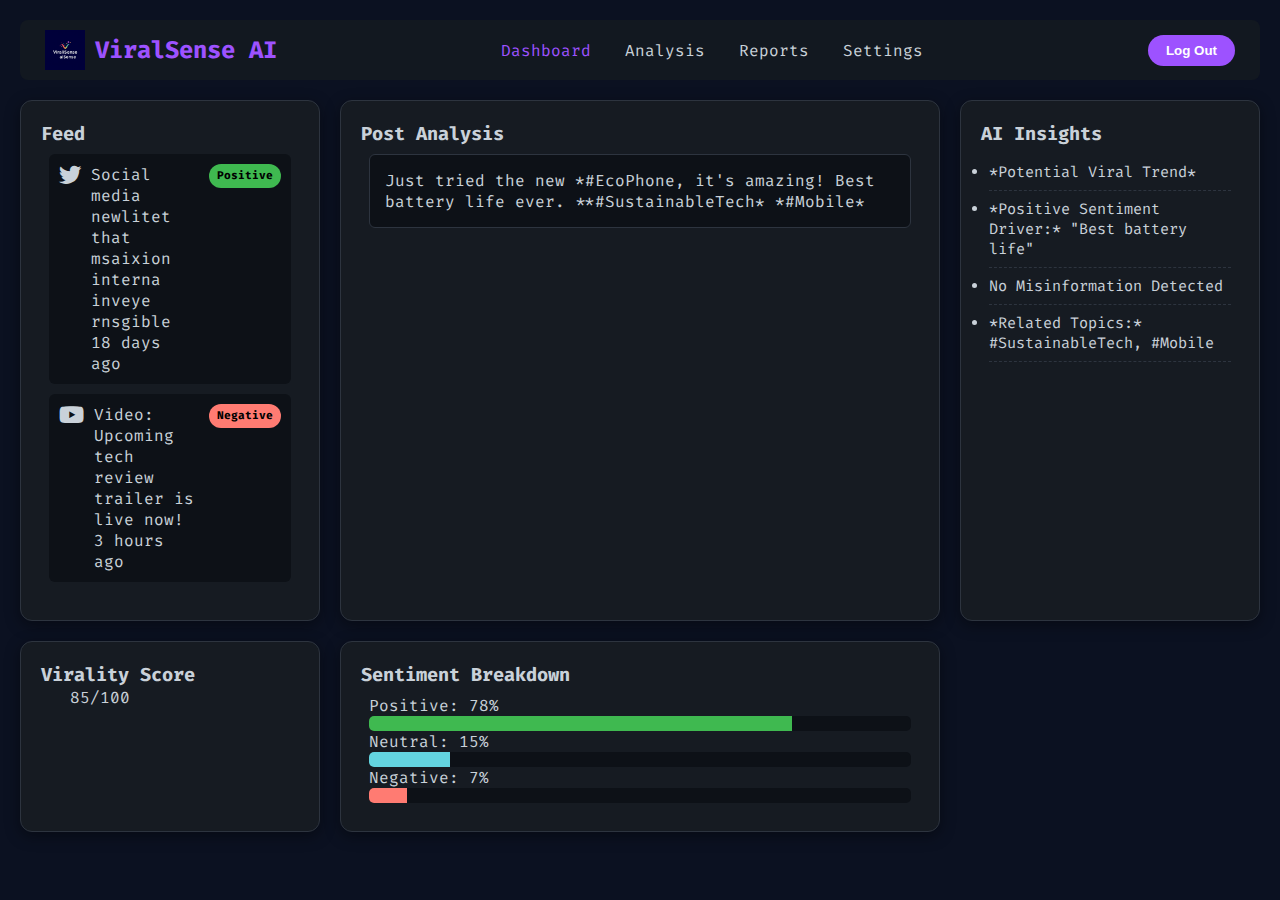
<file: analysis.html>
<!DOCTYPE html>
<html lang="en">
<head>
    <meta charset="UTF-8">
    <meta name="viewport" content="width=device-width, initial-scale=1.0">
    <title>ViralSense AI - Analysis</title>
    
    <link rel="stylesheet" href="analysis.css">
    <link rel="stylesheet" href="https://cdnjs.cloudflare.com/ajax/libs/font-awesome/6.0.0-beta3/css/all.min.css">
</head>
<body>
    <div class="app-container">
        
        <header class="navbar">
        <div class="logo">
          <img
            src="assets/logo.png"
            alt="ViralSense AI Logo"
            class="logo-img"
          />
          ViralSense AI
        </div>
        <nav>
          <a href="dashboard.html" class="active">Dashboard</a>
          <a href="analysis.html">Analysis</a>
          <a href="reports.html">Reports</a>
          <a href="setting.html">Settings</a>
        </nav>
        <div class="user-profile">
          <button id="logoutBtn">Log Out</button>
        </div>
        <button class="hamburger" id="hamburgerBtn">
          <i class="fas fa-bars"></i>
        </button>
      </header>
      <!-- Mobile / Laptop Sidebar -->
      <aside class="side-drawer" id="sideDrawer">
        <button class="close-drawer" id="closeDrawer">
          <i class="fas fa-times"></i>
        </button>

        <nav class="drawer-nav">
          <a href="dashboard.html">Dashboard</a>
          <a href="analysis.html">Analysis</a>
          <a href="reports.html">Reports</a>
          <a href="setting.html">Settings</a>

          <button class="drawer-logout" id="drawerLogout">Log Out</button>
        </nav>
      </aside>

        <main class="analysis-grid">

            <section class="panel feed">
                <div class="panel-header">
                    <h3>Feed</h3>
                </div>
                
                <div class="feed-content">
                    <div class="feed-item twitter">
                        <i class="fab fa-twitter source-icon"></i> 
                        <div>
                            <p>Social media newlitet that msaixion interna inveye rnsgible</p>
                            <span class="days-ago">18 days ago</span>
                        </div>
                        <span class="sentiment positive">Positive</span>
                    </div>
                    <div class="feed-item youtube">
                        <i class="fab fa-youtube source-icon"></i>
                        <div>
                            <p>Video: Upcoming tech review trailer is live now!</p>
                            <span class="days-ago">3 hours ago</span>
                        </div>
                        <span class="sentiment negative">Negative</span>
                    </div>
                </div>
            </section>

            <section class="panel post-analysis highlighted-border">
                <div class="panel-header">
                    <h3>Post Analysis</h3>
                </div>
                <div class="post-content">
                    Just tried the new *#EcoPhone, it's amazing! Best battery life ever. **#SustainableTech* *#Mobile*
                </div>
            </section>

            <section class="panel ai-insights highlighted-border">
                <h3>AI Insights</h3>
                <ul>
                    <li>*Potential Viral Trend*</li>
                    <li>*Positive Sentiment Driver:* "Best battery life"</li>
                    <li>No Misinformation Detected</li>
                    <li>*Related Topics:* <br> #SustainableTech, #Mobile</li>
                </ul>
            </section>

            <section class="panel virality-score">
                <h3>Virality Score</h3>
                <div class="score-container">
                    <div class="score-chart">
                        <span id="virality-value">85/100</span>
                    </div>
                </div>
            </section>

            <section class="panel  highlighted-border">
                <h3>Sentiment Breakdown</h3>
                <div class="sentiment-breakdown">
                    <div class="sentiment-item">
                        <p>Positive: <span id="positive-percentage">78%</span></p>
                        <div class="progress-bar positive"></div>
                    </div>
                    <div class="sentiment-item">
                        <p>Neutral: <span id="neutral-percentage">15%</span></p>
                        <div class="progress-bar neutral"></div>
                    </div>
                    <div class="sentiment-item">
                        <p>Negative: <span id="negative-percentage">7%</span></p>
                        <div class="progress-bar negative"></div>
                    </div>
                </div>
            </section>

        </main>
    </div>

    <script src="analysis.js"></script>
     <script>
      const hamburger = document.getElementById("hamburgerBtn");
      const drawer = document.getElementById("sideDrawer");
      const closeDrawer = document.getElementById("closeDrawer");
      const drawerLogout = document.getElementById("drawerLogout");

      hamburger.addEventListener("click", () => {
        drawer.classList.add("open");
      });

      closeDrawer.addEventListener("click", () => {
        drawer.classList.remove("open");
      });

      drawerLogout.addEventListener("click", () => {
        document.getElementById("logoutBtn")?.click();
      });
    </script>
</body>
</html>
</file>
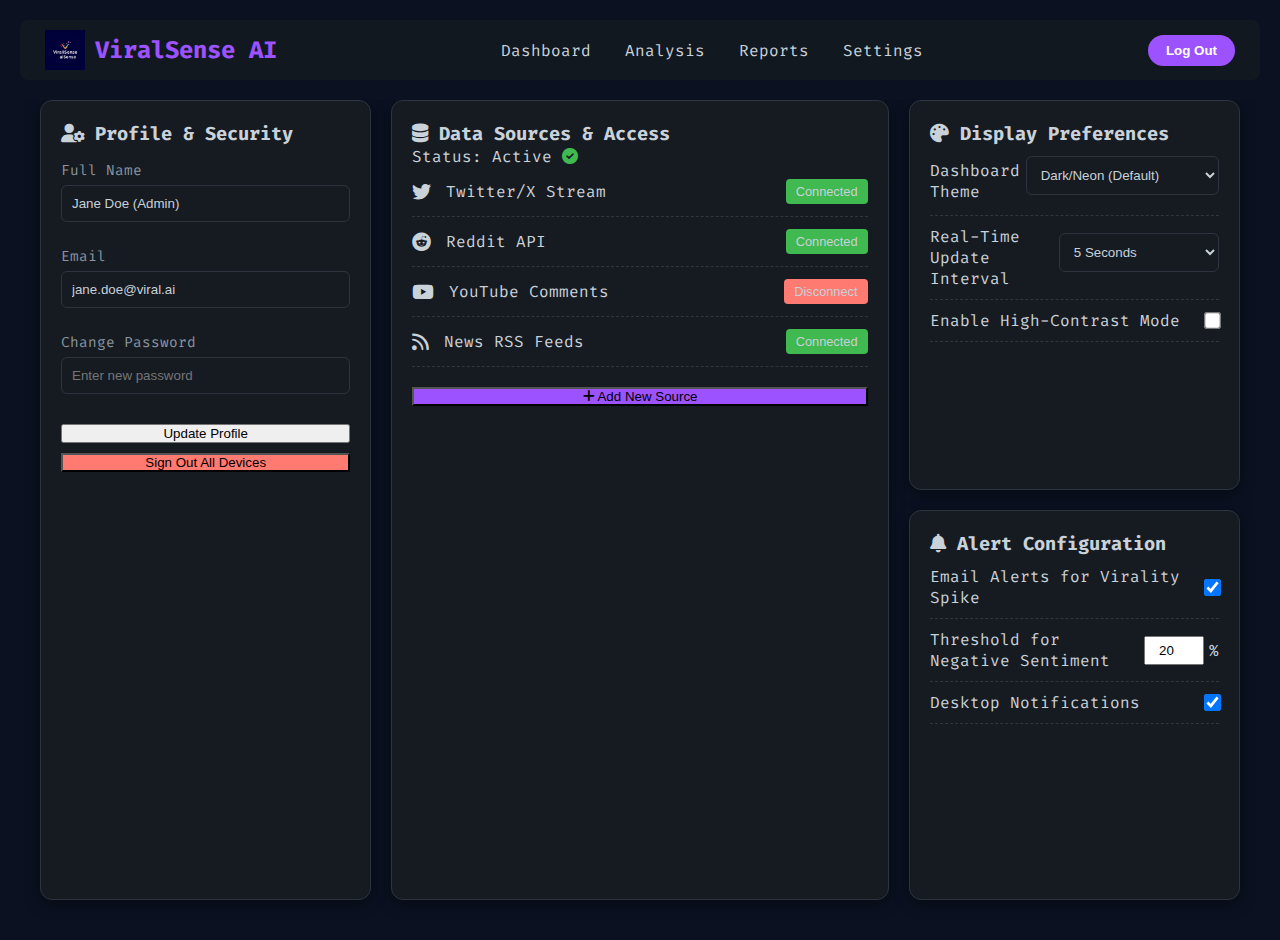
<file: setting.html>
<!DOCTYPE html>
<html lang="en">
<head>
    <meta charset="UTF-8">
    <meta name="viewport" content="width=device-width, initial-scale=1.0">
    <title>ViralSense AI - Setting</title>
    
    <link rel="stylesheet" href="dashboard.css">
    <link rel="stylesheet" href="setting.css">
    
    <link rel="stylesheet" href="https://cdnjs.cloudflare.com/ajax/libs/font-awesome/6.0.0-beta3/css/all.min.css">
</head>
<body>
    <div class="app-container">
        <header class="navbar">
        <div class="logo">
          <img
            src="assets/logo.png"
            alt="ViralSense AI Logo"
            class="logo-img"
          />
          ViralSense AI
        </div>
        <nav>
          <a href="dashboard.html" class="active">Dashboard</a>
          <a href="analysis.html">Analysis</a>
          <a href="reports.html">Reports</a>
          <a href="setting.html">Settings</a>
        </nav>
        <div class="user-profile">
          <button id="logoutBtn">Log Out</button>
        </div>
        <button class="hamburger" id="hamburgerBtn">
          <i class="fas fa-bars"></i>
        </button>
      </header>
      <!-- Mobile / Laptop Sidebar -->
      <aside class="side-drawer" id="sideDrawer">
        <button class="close-drawer" id="closeDrawer">
          <i class="fas fa-times"></i>
        </button>

        <nav class="drawer-nav">
          <a href="dashboard.html">Dashboard</a>
          <a href="analysis.html">Analysis</a>
          <a href="reports.html">Reports</a>
          <a href="setting.html">Settings</a>

          <button class="drawer-logout" id="drawerLogout">Log Out</button>
        </nav>
      </aside>

        <main class="settings-layout">
            
            <div class="profile-panel panel highlighted-border">
                <div class="panel-header">
                    <h3><i class="fas fa-user-cog"></i> Profile & Security</h3>
                </div>
                
                <form class="settings-form">
                    <label for="name">Full Name</label>
                    <input type="text" id="name" value="Jane Doe (Admin)">

                    <label for="email">Email</label>
                    <input type="email" id="email" value="jane.doe@viral.ai" disabled>
                    
                    <label for="password">Change Password</label>
                    <input type="password" id="password" placeholder="Enter new password">
                    
                    <button type="button" class="login-btn" style="width: 100%; margin-top: 20px;">
                        Update Profile
                    </button>
                    
                    <button type="button" class="login-btn" style="width: 100%; margin-top: 10px; background-color: var(--negative);">
                        Sign Out All Devices
                    </button>
                </form>
            </div>

            <div class="data-sources-panel panel">
                <div class="panel-header">
                    <h3><i class="fas fa-database"></i> Data Sources & Access</h3>
                    <div class="time-range">Status: Active <i class="fas fa-check-circle" style="color: var(--positive);"></i></div>
                </div>
                
                <div class="source-item">
                    <i class="fab fa-twitter"></i> 
                    <span>Twitter/X Stream</span>
                    <button class="source-toggle connect-btn">Connected</button>
                </div>
                <div class="source-item">
                    <i class="fab fa-reddit"></i> 
                    <span>Reddit API</span>
                    <button class="source-toggle connect-btn">Connected</button>
                </div>
                <div class="source-item">
                    <i class="fab fa-youtube"></i> 
                    <span>YouTube Comments</span>
                    <button class="source-toggle disconnect-btn">Disconnect</button>
                </div>
                <div class="source-item">
                    <i class="fas fa-rss"></i> 
                    <span>News RSS Feeds</span>
                    <button class="source-toggle connect-btn">Connected</button>
                </div>
                
                <button type="button" class="login-btn" style="width: 100%; margin-top: 20px; background-color: var(--neon-purple);">
                    <i class="fas fa-plus"></i> Add New Source
                </button>
            </div>

            <div class="preferences-panel panel highlighted-border">
                <div class="panel-header">
                    <h3><i class="fas fa-palette"></i> Display Preferences</h3>
                </div>
                
                <div class="setting-item">
                    <label>Dashboard Theme</label>
                    <select>
                        <option>Dark/Neon (Default)</option>
                        <option>Light Mode (Experimental)</option>
                        <option>Monochrome</option>
                    </select>
                </div>
                
                <div class="setting-item">
                    <label>Real-Time Update Interval</label>
                    <select>
                        <option>5 Seconds</option>
                        <option>15 Seconds</option>
                        <option>30 Seconds</option>
                    </select>
                </div>
                
                <div class="setting-item">
                    <label>Enable High-Contrast Mode</label>
                    <input type="checkbox">
                </div>
            </div>

            <div class="alert-config-panel panel">
                <div class="panel-header">
                    <h3><i class="fas fa-bell"></i> Alert Configuration</h3>
                </div>
                
                <div class="setting-item">
                    <label>Email Alerts for Virality Spike</label>
                    <input type="checkbox" checked>
                </div>
                <div class="setting-item">
                    <label>Threshold for Negative Sentiment</label>
                    <input type="number" value="20" min="5" max="50" style="width: 60px; text-align: center;">%
                </div>
                <div class="setting-item">
                    <label>Desktop Notifications</label>
                    <input type="checkbox" checked>
                </div>
            </div>

        </main>
    </div>
    
    <script src="setting.js"></script>
     <script>
      const hamburger = document.getElementById("hamburgerBtn");
      const drawer = document.getElementById("sideDrawer");
      const closeDrawer = document.getElementById("closeDrawer");
      const drawerLogout = document.getElementById("drawerLogout");

      hamburger.addEventListener("click", () => {
        drawer.classList.add("open");
      });

      closeDrawer.addEventListener("click", () => {
        drawer.classList.remove("open");
      });

      drawerLogout.addEventListener("click", () => {
        document.getElementById("logoutBtn")?.click();
      });
    </script>
</body>
</html>
</file>
<file: setting.css>
/* ================================
   SETTINGS LAYOUT – DEFAULT STACK
================================ */
.settings-layout {
  display: flex;
  flex-direction: column;
  gap: 20px;
  padding: 0 20px 20px 20px;
  height: auto;
  overflow: visible;
}

/* ================================
   SETTINGS LAYOUT – DESKTOP
================================ */
@media (min-width: 1024px) {
  .settings-layout {
    display: grid;
    grid-template-columns: 1fr 1.5fr 1fr;
    grid-template-rows: 1fr 1fr;
    gap: 20px;
    height: calc(100vh - 80px);
    overflow-y: auto;
  }

  /* Panel positioning */
  .profile-panel {
    grid-column: 1 / 2;
    grid-row: 1 / 3;
  }

  .data-sources-panel {
    grid-column: 2 / 3;
    grid-row: 1 / 3;
  }

  .preferences-panel {
    grid-column: 3 / 4;
    grid-row: 1 / 2;
  }

  .alert-config-panel {
    grid-column: 3 / 4;
    grid-row: 2 / 3;
  }
}

@media (max-width: 1024px) {
  .profile-panel,
  .data-sources-panel,
  .preferences-panel,
  .alert-config-panel {
    grid-column: unset !important;
    grid-row: unset !important;
    width: 100%;
  }
}


@media (max-width: 600px) {

  .setting-item {
    flex-direction: column;
    align-items: flex-start;
    gap: 10px;
  }

  .setting-item input[type="number"] {
    width: 100%;
  }

  .source-item {
    flex-direction: column;
    align-items: flex-start;
    gap: 8px;
  }
}


/* Panel Positioning */

/* Column 1: Profile Panel (Spans both rows) */
.profile-panel {
    grid-column: 1 / 2;
    grid-row: 1 / 3; 
}

/* Column 2: Data Sources (Spans both rows) */
.data-sources-panel {
    grid-column: 2 / 3;
    grid-row: 1 / 3;
}

/* Column 3, Row 1: Preferences */
.preferences-panel {
    grid-column: 3 / 4;
    grid-row: 1 / 2;
}

/* Column 3, Row 2: Alert Config */
.alert-config-panel {
    grid-column: 3 / 4;
    grid-row: 2 / 3;
}

/* --- Form and Input Styles (Shared) --- */

.settings-form label {
    margin-top: 15px;
    margin-bottom: 5px;
    color: var(--secondary-text);
    font-size: 0.9em;
    display: block; /* Make label take full width */
}

.settings-form input[type="text"],
.settings-form input[type="email"],
.settings-form input[type="password"],
.settings-form input[type="number"],
.preferences-panel select {
    width: 100%;
    padding: 10px;
    border: 1px solid var(--panel-border);
    border-radius: 6px;
    background-color: var(--dark-bg);
    color: var(--primary-text);
    box-sizing: border-box;
    margin-bottom: 10px;
}

/* --- Data Source Panel Styles --- */

.source-item {
    display: flex;
    justify-content: space-between;
    align-items: center;
    padding: 12px 0;
    border-bottom: 1px dashed #30363d;
}

.source-item i {
    font-size: 1.2em;
    margin-right: 15px;
    color: var(--highlight-blue);
}

.source-item span {
    flex-grow: 1;
    color: var(--primary-text);
}

.source-toggle {
    padding: 5px 10px;
    border: none;
    border-radius: 4px;
    font-size: 0.8em;
    cursor: pointer;
    transition: all 0.2s;
}

.connect-btn {
    background-color: var(--positive);
    color: var(--dark-bg);
}

.disconnect-btn {
    background-color: var(--negative);
    color: var(--dark-bg);
}

/* --- Preferences & Alert Styles --- */

.setting-item {
    display: flex;
    justify-content: space-between;
    align-items: center;
    padding: 10px 0;
    border-bottom: 1px dashed #30363d;
}

.setting-item label {
    margin: 0;
    color: var(--primary-text);
    font-size: 1em;
}

.setting-item input[type="checkbox"] {
    transform: scale(1.3); /* Make checkboxes slightly bigger for touch/UX */
}

.setting-item input[type="number"] {
    width: 60px; 
    padding: 5px;
    margin: 0 5px;
}


/* ================================
   RESPONSIVE (LIKE YOUR SAMPLE)
================================ */
@media (max-width: 1200px) {
  .hamburger {
    display: block;
  }

  .navbar nav,
  .user-profile {
    display: none;
  }
}

@media (max-width: 600px) {
  .feed-item,
  .alert-item {
    flex-direction: column;
  }

  .panel {
    padding: 15px;
  }
}

/* margin- content*/
.summary-text{
  margin: 18px;
}
.smart-alerts{
  margin: 18px;
}
.feed-content {
  margin: 18px;
}
.word-cloud-area {
  margin: 18px;
}

@media (min-width: 768px) {
  .summary-text{
  margin: 14px;
}
.smart-alerts{
  margin: 14px;
}
.feed-content {
  margin: 14px;
}
.word-cloud-area {
  margin: 14px;
}
}
@media (min-width: 425px) {
  .summary-text{
  margin: 8px;
}
.smart-alerts{
  margin: 8px;
}
.feed-content {
  margin: 8px;
}
.word-cloud-area {
  margin: 8px;
}
}


/* ================================
   LAPTOP & BELOW (≤ 1024px)
================================ */
@media (min-width: 1024px) {

  /* STACK EVERYTHING */
  .dashboard-layout {
  display: grid;
  grid-template-columns: 1fr 2fr 1fr;
  gap: 20px;
}

  /* REMOVE GRID POSITIONING */
  .feed-panel,
  .trend-intelligence,
  .live-sentiment-trends,
  .daily-summary {
    width: 100%;
    min-height: auto;
    grid-column: unset;
    grid-row: unset;
  }

  .feed-content {
  max-height: 800px;
  overflow-y: auto;
}

  /* FEED HEIGHT FIX */
  .feed-panel {
    height: auto;
  }

  /* CHART HEIGHT */
  .chart-container {
    height: 300px !important;
  }
}
</file>
<file: analysis.css>
/* ================================
   GLOBAL RESET (MATCH DASHBOARD)
================================ */
@import url("https://fonts.googleapis.com/css2?family=Fira+Code:wght@400;600;700&display=swap");

* {
  margin: 0;
  padding: 0;
  box-sizing: border-box;
}

body {
  font-family: "Fira Code", monospace;
  background-color: #0b1121;
  color: #c9d1d9;
  min-height: 100vh;
  overflow-x: hidden;
}

/* ================================
   VARIABLES (MATCH DASHBOARD)
================================ */
:root {
  --neon-blue: #63d4e0;
  --neon-purple: #9d52ff;
  --mid-bg: #161b22;
  --panel-border: #2d343f;
  --secondary-text: #8b949e;
  --positive: #3fb950;
  --negative: #ff7b72;
  --neutral: #63d4e0;
  --box-bg-inner: #0d1117;
}

/* ================================
   APP CONTAINER
================================ */
.app-container {
  max-width: 1600px;
  margin: auto;
  padding: 20px;
}

/* ================================
   NAVBAR (MATCH DASHBOARD)
================================ */
.navbar {
  height: 60px;
  background: #121820;
  display: flex;
  align-items: center;
  justify-content: space-between;
  padding: 0 25px;
  border-radius: 8px;
  margin-bottom: 20px;
}

.logo {
  display: flex;
  align-items: center;
  font-size: 1.5rem;
  font-weight: bold;
  color: var(--neon-purple);
}

.logo-img {
  height: 40px;
  margin-right: 10px;
}

.nav-links a {
  margin: 0 12px;
  text-decoration: none;
  color: #c9d1d9;
}

.nav-links a:hover {
  color: var(--neon-blue);
  border-bottom: 2px solid var(--neon-blue);
}

.navbar nav a,
.nav-links a {
  margin: 0 12px;
  text-decoration: none;
  color: #c9d1d9;
  font-size: 1rem;
  position: relative;
}

.navbar nav a:hover,
.nav-links a:hover {
  color: var(--neon-blue);
}

.navbar nav a.active,
.nav-links a.active {
  color: var(--neon-purple);
}

#logoutBtn {
  background: var(--neon-purple);
  border: none;
  border-radius: 999px;
  padding: 8px 18px;
  color: white;
  font-weight: 600;
  cursor: pointer;
}

/* ================================
   PANELS (MATCH DASHBOARD)
================================ */
.panel {
  background: var(--mid-bg);
  padding: 20px;
  border-radius: 12px;
  border: 1px solid var(--panel-border);
  box-shadow: 0 4px 15px rgba(0, 0, 0, 0.4);
  display: flex;
  flex-direction: column;
  transition: 0.3s ease;
}

/* ================================
   ANALYTICS LAYOUT
================================ */

/* Default: stacked (mobile, tablet, small laptop) */
.analysis-grid {
  display: flex;
  flex-direction: column;
  gap: 20px;
}

/* Desktop / large laptop */
@media (min-width: 1024px) {
  .analysis-grid {
    display: grid;
    grid-template-columns: 1fr 2fr 1fr;
    gap: 20px;
  }
}

/* ================================
   FEED (MATCH DASHBOARD)
================================ */
.feed-content {
  max-height: 400px;
  overflow-y: auto;
}

@media (min-width: 1024px) {
  .feed-content {
    max-height: 800px;
  }
}

.feed-item {
  background: var(--box-bg-inner);
  padding: 10px;
  border-radius: 6px;
  margin-bottom: 10px;
  display: flex;
  gap: 10px;
}

.source-icon {
  font-size: 1.4rem;
}

/* ================================
   SENTIMENT TAGS
================================ */
.sentiment {
  padding: 4px 8px;
  border-radius: 20px;
  font-size: 0.7rem;
  font-weight: bold;
  height: 24px;
}

.positive {
  background: var(--positive);
  color: #000;
}
.negative {
  background: var(--negative);
  color: #000;
}
.neutral {
  background: var(--neutral);
  color: #000;
}

/* ================================
   POST ANALYSIS
================================ */
.post-content {
  background: var(--box-bg-inner);
  padding: 15px;
  border-radius: 6px;
  border: 1px solid var(--panel-border);
}

/* ================================
   AI INSIGHTS
================================ */
.ai-insights li {
  padding: 8px 0;
  border-bottom: 1px dashed var(--panel-border);
  font-size: 0.95rem;
}

/* ================================
   VIRALITY SCORE
================================ */
.score-container {
  display: flex;
  justify-content: center;
  align-items: center;
}

.score-chart {
  width: 200px;
  height: 100px;
}

/* ================================
   SENTIMENT BREAKDOWN
================================ */
.progress-bar {
  height: 15px;
  border-radius: 5px;
  background: var(--box-bg-inner);
  overflow: hidden;
}

.progress-bar::after {
  content: "";
  display: block;
  height: 100%;
}

.progress-bar.positive::after {
  background: var(--positive);
  width: 78%;
}
.progress-bar.neutral::after {
  background: var(--neutral);
  width: 15%;
}
.progress-bar.negative::after {
  background: var(--negative);
  width: 7%;
}

/* ================================
   RESPONSIVE TWEAKS (MATCH DASHBOARD)
================================ */
@media (max-width: 1200px) {
  .nav-links {
    display: none;
  }
}

@media (max-width: 600px) {
  .feed-item {
    flex-direction: column;
  }

  .panel {
    padding: 15px;
  }
}

/* Sidebar NEVER exists visually on desktop */
@media (min-width: 1025px) {
  .side-drawer {
    display: none !important;
  }
}

/* Desktop */
.hamburger {
  display: none;
  background: none;
  border: none;
  color: var(--neon-blue);
  font-size: 1.8rem;
  cursor: pointer;
}

/* Laptop & below */
@media (max-width: 1024px) {
  .hamburger {
    display: block;
  }
}

/* Hide top navbar links on small screens */
@media (max-width: 1024px) {
  .navbar nav,
  .nav-links,
  .user-profile {
    display: none;
  }
}

/* ================================
   SIDE DRAWER (NO OVERFLOW)
================================ */
.side-drawer {
  position: fixed;
  top: 0;
  right: 0;
  width: 300px;
  height: 100vh;
  background: #0b1121;
  padding: 25px;
  z-index: 999;

  /* 🔥 KEY FIX */
  transform: translateX(100%);
  transition: transform 0.35s ease;
}

.side-drawer.open {
  transform: translateX(0);
}

.close-drawer {
  background: none;
  border: none;
  font-size: 1.8rem;
  color: var(--neon-purple);
  cursor: pointer;
  margin-bottom: 30px;
}

.drawer-nav {
  display: flex;
  flex-direction: column;
  gap: 22px;
}

.drawer-nav a {
  text-decoration: none;
  color: #c9d1d9;
  font-size: 1.1rem;
}

.drawer-logout {
  margin-top: 40px;
  padding: 12px;
  border-radius: 20px;
  background: var(--neon-purple);
  color: white;
  border: none;
  font-weight: 600;
}

/* margin- content*/
.feed-content {
  margin: 18px;
}
.post-content {
  margin: 18px;
}
.ai-insights ul {
  margin: 18px;
}
.sentiment-breakdown {
  margin: 18px;
}

@media (min-width: 768px) {
  .feed-content {
    margin: 14px;
  }
  .post-content {
    margin: 14px;
  }
  .ai-insights ul {
    margin: 14px;
  }
  .sentiment-breakdown {
    margin: 14px;
  }
}
@media (min-width: 425px) {
  .feed-content {
    margin: 8px;
  }
  .post-content {
    margin: 8px;
  }
  .ai-insights ul {
    margin: 8px;
  }
  .sentiment-breakdown {
    margin: 8px;
  }
}
</file>
<file: dashboard.css>
/* ================================
   GLOBAL RESET (LIKE YOUR SAMPLE)
================================ */
@import url("https://fonts.googleapis.com/css2?family=Fira+Code:wght@400;600;700&display=swap");

* {
  margin: 0;
  padding: 0;
  box-sizing: border-box;
}

body {
  font-family: "Fira Code", monospace;
  background-color: #0b1121;
  color: #c9d1d9;
  min-height: 100vh;
  overflow-x: hidden; /* 🔥 NO HORIZONTAL SCROLL EVER */
}

/* ================================
   VARIABLES
================================ */
:root {
  --neon-blue: #63d4e0;
  --neon-purple: #9d52ff;
  --mid-bg: #161b22;
  --panel-border: #2d343f;
  --secondary-text: #8b949e;
  --positive: #3fb950;
  --negative: #ff7b72;
}

/* ================================
   APP CONTAINER
================================ */
.app-container {
  max-width: 1600px;
  margin: auto;
  padding: 20px;
}

/* ================================
   NAVBAR
================================ */
.navbar {
  height: 60px;
  background: #121820;
  display: flex;
  align-items: center;
  justify-content: space-between;
  padding: 0 25px;
  border-radius: 8px;
  margin-bottom: 20px;
}

.logo {
  display: flex;
  align-items: center;
  font-size: 1.5rem;
  font-weight: bold;
  color: var(--neon-purple);
}

.logo-img {
  height: 40px;
  margin-right: 10px;
}

.navbar nav a {
  margin: 0 12px;
  text-decoration: none;
  color: #c9d1d9;
}

.navbar nav a:hover {
  color: var(--neon-blue);
  border-bottom: 2px solid var(--neon-blue);
}

#logoutBtn {
  background: var(--neon-purple);
  border: none;
  border-radius: 999px;
  padding: 8px 18px;
  color: white;
  font-weight: 600;
  cursor: pointer;
}

/* ================================
   HAMBURGER
================================ */
.hamburger {
  display: none;
  background: none;
  border: none;
  color: var(--neon-blue);
  font-size: 1.8rem;
  cursor: pointer;
}

/* ================================
   SIDE DRAWER (NO OVERFLOW)
================================ */
.side-drawer {
  position: fixed;
  top: 0;
  right: 0;
  width: 300px;
  height: 100vh;
  background: #0b1121;
  padding: 25px;
  z-index: 999;

  /* 🔥 KEY FIX */
  transform: translateX(100%);
  transition: transform 0.35s ease;
}

.side-drawer.open {
  transform: translateX(0);
}

.close-drawer {
  background: none;
  border: none;
  font-size: 1.8rem;
  color: var(--neon-purple);
  cursor: pointer;
  margin-bottom: 30px;
}

.drawer-nav {
  display: flex;
  flex-direction: column;
  gap: 22px;
}

.drawer-nav a {
  text-decoration: none;
  color: #c9d1d9;
  font-size: 1.1rem;
}

.drawer-logout {
  margin-top: 40px;
  padding: 12px;
  border-radius: 20px;
  background: var(--neon-purple);
  color: white;
  border: none;
  font-weight: 600;
}

/* ================================
   PANELS (VERTICAL FLOW ONLY)
================================ */
.dashboard-layout {
  display: flex;
  flex-direction: column;
  gap: 20px;
}

.panel {
  background: var(--mid-bg);
  padding: 20px;
  border-radius: 12px;
  border: 1px solid var(--panel-border);
  box-shadow: 0 4px 15px rgba(0,0,0,0.4);
  transition: 0.3s ease;
}


/* ================================
   FEED
================================ */
.feed-content {
  max-height: 400px;
  overflow-y: auto;
}

.feed-item {
  background: #0d1117;
  padding: 10px;
  border-radius: 6px;
  margin-bottom: 10px;
  display: flex;
  gap: 10px;
}

/* ================================
   SENTIMENT
================================ */
.sentiment {
  padding: 4px 8px;
  border-radius: 20px;
  font-size: 0.7rem;
  font-weight: bold;
}

.positive { background: var(--positive); color: #000; }
.negative { background: var(--negative); color: #000; }
.neutral  { background: var(--neon-blue); color: #000; }

/* ================================
   WORD CLOUD
================================ */
.word-cloud-area {
  display: flex;
  flex-wrap: wrap;
  justify-content: center;
}

.word {
  margin: 6px;
  font-weight: bold;
}

.cloud-xxlarge { font-size: 3rem; }
.cloud-xlarge  { font-size: 2.3rem; }
.cloud-large   { font-size: 1.6rem; }
.cloud-medium  { font-size: 1.2rem; }

/* ================================
   ALERTS
================================ */
.alert-item {
  background: #0d1117;
  padding: 10px;
  border-left: 4px solid;
  margin-bottom: 10px;
  display: flex;
  gap: 10px;
}

.alert-item.red { border-color: var(--negative); }
.alert-item.green { border-color: var(--positive); }

/* ================================
   RESPONSIVE (LIKE YOUR SAMPLE)
================================ */
@media (max-width: 1200px) {
  .hamburger {
    display: block;
  }

  .navbar nav,
  .user-profile {
    display: none;
  }
}

@media (max-width: 600px) {
  .feed-item,
  .alert-item {
    flex-direction: column;
  }

  .panel {
    padding: 15px;
  }
}

/* margin- content*/
.summary-text{
  margin: 18px;
}
.smart-alerts{
  margin: 18px;
}
.feed-content {
  margin: 18px;
}
.word-cloud-area {
  margin: 18px;
}

@media (min-width: 768px) {
  .summary-text{
  margin: 14px;
}
.smart-alerts{
  margin: 14px;
}
.feed-content {
  margin: 14px;
}
.word-cloud-area {
  margin: 14px;
}
}
@media (min-width: 425px) {
  .summary-text{
  margin: 8px;
}
.smart-alerts{
  margin: 8px;
}
.feed-content {
  margin: 8px;
}
.word-cloud-area {
  margin: 8px;
}
}


/* ================================
   LAPTOP & BELOW (≤ 1024px)
================================ */
@media (min-width: 1024px) {

  /* STACK EVERYTHING */
  .dashboard-layout {
  display: grid;
  grid-template-columns: 1fr 2fr 1fr;
  gap: 20px;
}

  /* REMOVE GRID POSITIONING */
  .feed-panel,
  .trend-intelligence,
  .live-sentiment-trends,
  .daily-summary {
    width: 100%;
    min-height: auto;
    grid-column: unset;
    grid-row: unset;
  }

  .feed-content {
  max-height: 800px;
  overflow-y: auto;
}

  /* FEED HEIGHT FIX */
  .feed-panel {
    height: auto;
  }

  /* CHART HEIGHT */
  .chart-container {
    height: 300px !important;
  }
}
</file>
